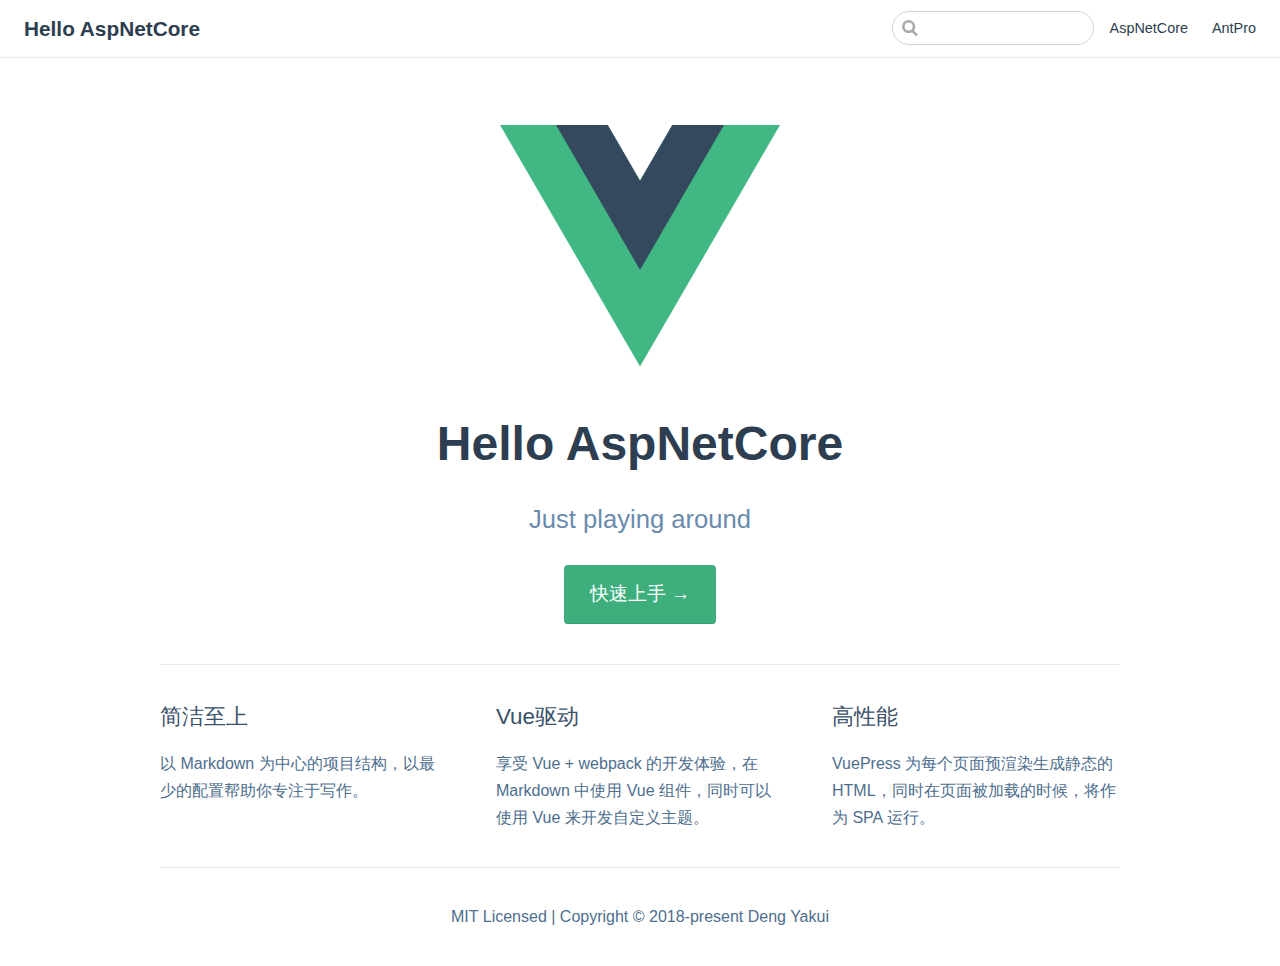
<file: index.html>
<!DOCTYPE html>
<html lang="en-US">
  <head>
    <meta charset="utf-8">
    <meta name="viewport" content="width=device-width,initial-scale=1">
    <title>Hello AspNetCore</title>
    <meta name="description" content="Just playing around">
    
    
    <link rel="preload" href="/assets/css/0.styles.7a9e7dbd.css" as="style"><link rel="preload" href="/assets/js/app.c7651fcb.js" as="script"><link rel="preload" href="/assets/js/4.92d10c23.js" as="script"><link rel="prefetch" href="/assets/js/3.90fcbf97.js"><link rel="prefetch" href="/assets/js/2.234811cb.js"><link rel="prefetch" href="/assets/js/5.2c818d1b.js"><link rel="prefetch" href="/assets/js/6.97c9f8ef.js"><link rel="prefetch" href="/assets/js/7.d9a9fa3e.js"><link rel="prefetch" href="/assets/js/8.72eb2876.js">
    <link rel="stylesheet" href="/assets/css/0.styles.7a9e7dbd.css">
  </head>
  <body>
    <div id="app" data-server-rendered="true"><div class="theme-container no-sidebar"><header class="navbar"><div class="sidebar-button"><svg xmlns="http://www.w3.org/2000/svg" aria-hidden="true" role="img" viewBox="0 0 448 512" class="icon"><path fill="currentColor" d="M436 124H12c-6.627 0-12-5.373-12-12V80c0-6.627 5.373-12 12-12h424c6.627 0 12 5.373 12 12v32c0 6.627-5.373 12-12 12zm0 160H12c-6.627 0-12-5.373-12-12v-32c0-6.627 5.373-12 12-12h424c6.627 0 12 5.373 12 12v32c0 6.627-5.373 12-12 12zm0 160H12c-6.627 0-12-5.373-12-12v-32c0-6.627 5.373-12 12-12h424c6.627 0 12 5.373 12 12v32c0 6.627-5.373 12-12 12z"></path></svg></div> <a href="/" class="home-link router-link-exact-active router-link-active"><!----> <span class="site-name">Hello AspNetCore</span></a> <div class="links" style="max-width:nullpx;"><div class="search-box"><input aria-label="Search" autocomplete="off" spellcheck="false" value=""> <!----></div> <nav class="nav-links can-hide"><div class="nav-item"><a href="/aspnetcore/" class="nav-link">AspNetCore</a></div><div class="nav-item"><a href="/ant-pro/" class="nav-link">AntPro</a></div> <!----></nav></div></header> <div class="sidebar-mask"></div> <div class="sidebar"><nav class="nav-links"><div class="nav-item"><a href="/aspnetcore/" class="nav-link">AspNetCore</a></div><div class="nav-item"><a href="/ant-pro/" class="nav-link">AntPro</a></div> <!----></nav>  <!----> </div> <div class="home"><div class="hero"><img src="logo.png" alt="hero"> <h1>Hello AspNetCore</h1> <p class="description">
      Just playing around
    </p> <p class="action"><a href="/aspnetcore/" class="nav-link action-button">快速上手 →</a></p></div> <div class="features"><div class="feature"><h2>简洁至上</h2> <p>以 Markdown 为中心的项目结构，以最少的配置帮助你专注于写作。</p></div><div class="feature"><h2>Vue驱动</h2> <p>享受 Vue + webpack 的开发体验，在 Markdown 中使用 Vue 组件，同时可以使用 Vue 来开发自定义主题。</p></div><div class="feature"><h2>高性能</h2> <p>VuePress 为每个页面预渲染生成静态的 HTML，同时在页面被加载的时候，将作为 SPA 运行。</p></div></div> <div class="content custom"></div> <div class="footer">
    MIT Licensed | Copyright © 2018-present Deng Yakui
  </div></div> <!----></div></div>
    <script src="/assets/js/4.92d10c23.js" defer></script><script src="/assets/js/app.c7651fcb.js" defer></script>
  </body>
</html>
</file>
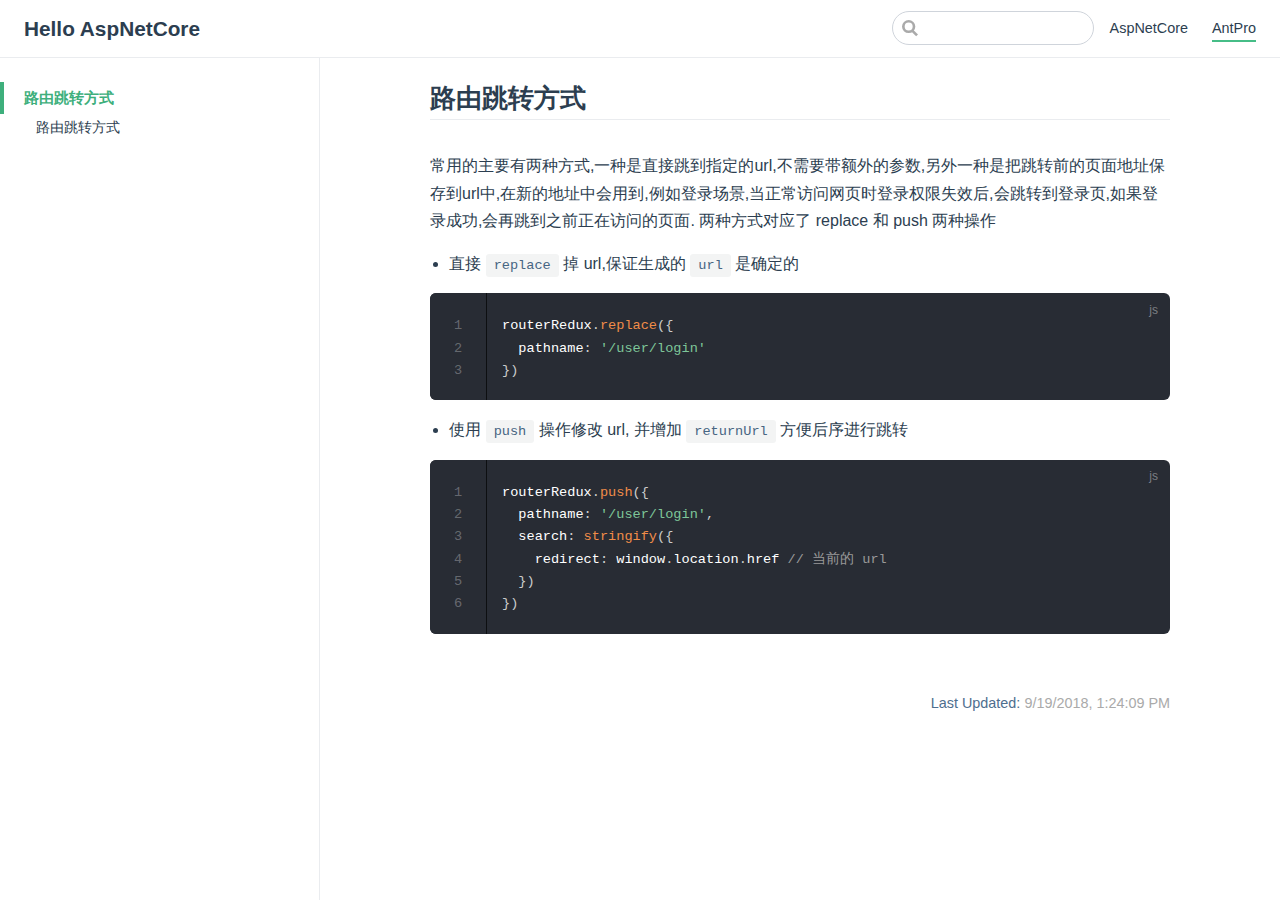
<file: ant-pro/index.html>
<!DOCTYPE html>
<html lang="en-US">
  <head>
    <meta charset="utf-8">
    <meta name="viewport" content="width=device-width,initial-scale=1">
    <title>路由跳转方式 | Hello AspNetCore</title>
    <meta name="description" content="Just playing around">
    
    
    <link rel="preload" href="/assets/css/0.styles.7a9e7dbd.css" as="style"><link rel="preload" href="/assets/js/app.c7651fcb.js" as="script"><link rel="preload" href="/assets/js/5.2c818d1b.js" as="script"><link rel="prefetch" href="/assets/js/3.90fcbf97.js"><link rel="prefetch" href="/assets/js/2.234811cb.js"><link rel="prefetch" href="/assets/js/4.92d10c23.js"><link rel="prefetch" href="/assets/js/6.97c9f8ef.js"><link rel="prefetch" href="/assets/js/7.d9a9fa3e.js"><link rel="prefetch" href="/assets/js/8.72eb2876.js">
    <link rel="stylesheet" href="/assets/css/0.styles.7a9e7dbd.css">
  </head>
  <body>
    <div id="app" data-server-rendered="true"><div class="theme-container"><header class="navbar"><div class="sidebar-button"><svg xmlns="http://www.w3.org/2000/svg" aria-hidden="true" role="img" viewBox="0 0 448 512" class="icon"><path fill="currentColor" d="M436 124H12c-6.627 0-12-5.373-12-12V80c0-6.627 5.373-12 12-12h424c6.627 0 12 5.373 12 12v32c0 6.627-5.373 12-12 12zm0 160H12c-6.627 0-12-5.373-12-12v-32c0-6.627 5.373-12 12-12h424c6.627 0 12 5.373 12 12v32c0 6.627-5.373 12-12 12zm0 160H12c-6.627 0-12-5.373-12-12v-32c0-6.627 5.373-12 12-12h424c6.627 0 12 5.373 12 12v32c0 6.627-5.373 12-12 12z"></path></svg></div> <a href="/" class="home-link router-link-active"><!----> <span class="site-name">Hello AspNetCore</span></a> <div class="links" style="max-width:nullpx;"><div class="search-box"><input aria-label="Search" autocomplete="off" spellcheck="false" value=""> <!----></div> <nav class="nav-links can-hide"><div class="nav-item"><a href="/aspnetcore/" class="nav-link">AspNetCore</a></div><div class="nav-item"><a href="/ant-pro/" class="nav-link router-link-exact-active router-link-active">AntPro</a></div> <!----></nav></div></header> <div class="sidebar-mask"></div> <div class="sidebar"><nav class="nav-links"><div class="nav-item"><a href="/aspnetcore/" class="nav-link">AspNetCore</a></div><div class="nav-item"><a href="/ant-pro/" class="nav-link router-link-exact-active router-link-active">AntPro</a></div> <!----></nav>  <ul class="sidebar-links"><li><a href="/ant-pro/" class="active sidebar-link">路由跳转方式</a><ul class="sidebar-sub-headers"><li class="sidebar-sub-header"><a href="/ant-pro/#路由跳转方式" class="sidebar-link">路由跳转方式</a></li></ul></li></ul> </div> <div class="page"> <div class="content"><h2 id="路由跳转方式"><a href="#路由跳转方式" aria-hidden="true" class="header-anchor">#</a> 路由跳转方式</h2> <p>常用的主要有两种方式,一种是直接跳到指定的url,不需要带额外的参数,另外一种是把跳转前的页面地址保存到url中,在新的地址中会用到,例如登录场景,当正常访问网页时登录权限失效后,会跳转到登录页,如果登录成功,会再跳到之前正在访问的页面.
两种方式对应了 replace 和 push 两种操作</p> <ul><li>直接 <code>replace</code> 掉 url,保证生成的 <code>url</code> 是确定的</li></ul> <div class="language-javascript line-numbers-mode"><pre class="language-javascript"><code>routerRedux<span class="token punctuation">.</span><span class="token function">replace</span><span class="token punctuation">(</span><span class="token punctuation">{</span>
  pathname<span class="token punctuation">:</span> <span class="token string">'/user/login'</span>
<span class="token punctuation">}</span><span class="token punctuation">)</span>
</code></pre> <div class="line-numbers-wrapper"><span class="line-number">1</span><br><span class="line-number">2</span><br><span class="line-number">3</span><br></div></div><ul><li>使用 <code>push</code> 操作修改 url, 并增加 <code>returnUrl</code> 方便后序进行跳转</li></ul> <div class="language-javascript line-numbers-mode"><pre class="language-javascript"><code>routerRedux<span class="token punctuation">.</span><span class="token function">push</span><span class="token punctuation">(</span><span class="token punctuation">{</span>
  pathname<span class="token punctuation">:</span> <span class="token string">'/user/login'</span><span class="token punctuation">,</span>
  search<span class="token punctuation">:</span> <span class="token function">stringify</span><span class="token punctuation">(</span><span class="token punctuation">{</span>
    redirect<span class="token punctuation">:</span> window<span class="token punctuation">.</span>location<span class="token punctuation">.</span>href <span class="token comment">// 当前的 url</span>
  <span class="token punctuation">}</span><span class="token punctuation">)</span>
<span class="token punctuation">}</span><span class="token punctuation">)</span>
</code></pre> <div class="line-numbers-wrapper"><span class="line-number">1</span><br><span class="line-number">2</span><br><span class="line-number">3</span><br><span class="line-number">4</span><br><span class="line-number">5</span><br><span class="line-number">6</span><br></div></div></div> <div class="page-edit"><!----> <div class="last-updated"><span class="prefix">Last Updated: </span> <span class="time">9/19/2018, 9:24:09 PM</span></div></div> <!----> </div> <!----></div></div>
    <script src="/assets/js/5.2c818d1b.js" defer></script><script src="/assets/js/app.c7651fcb.js" defer></script>
  </body>
</html>
</file>
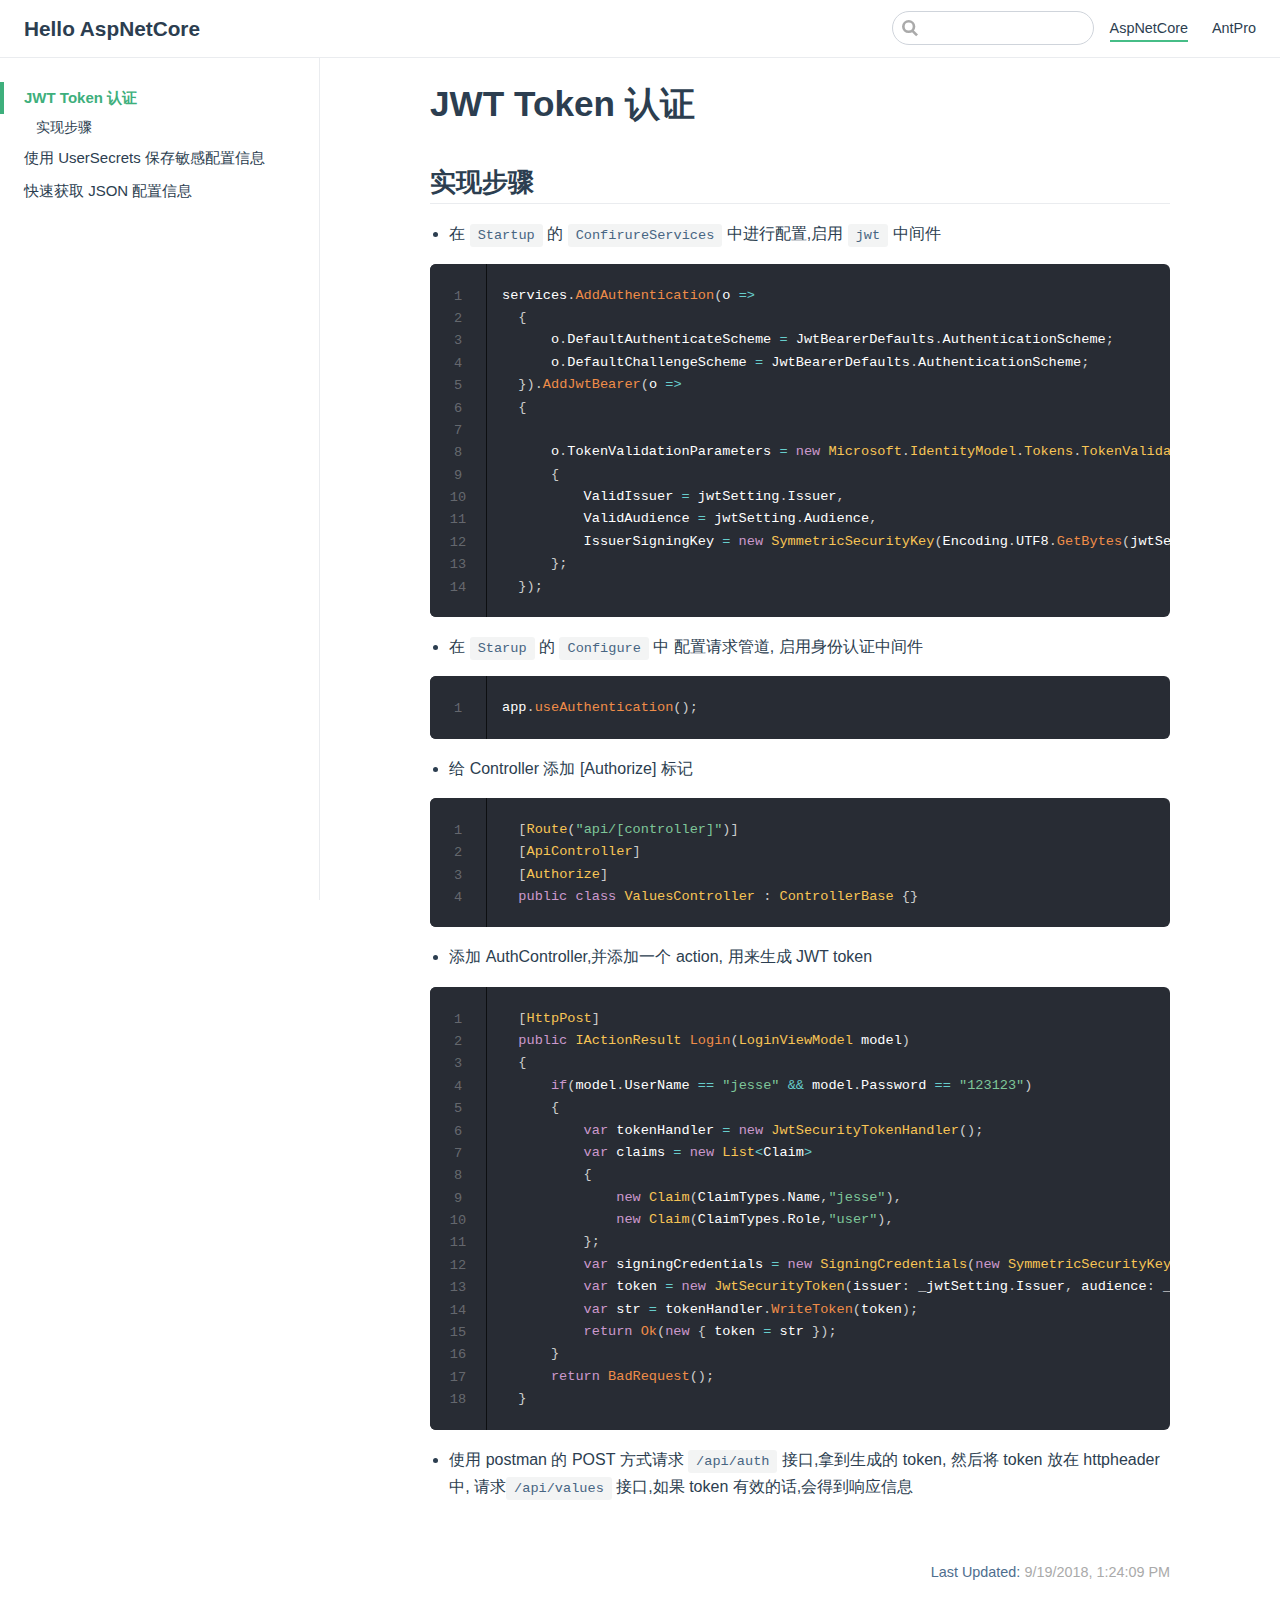
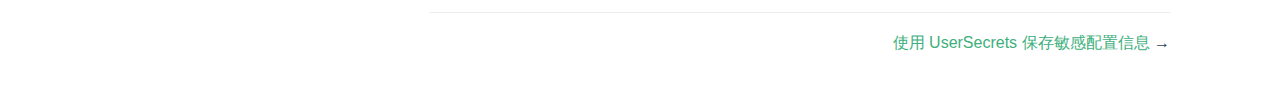
<file: aspnetcore/index.html>
<!DOCTYPE html>
<html lang="en-US">
  <head>
    <meta charset="utf-8">
    <meta name="viewport" content="width=device-width,initial-scale=1">
    <title>JWT Token 认证 | Hello AspNetCore</title>
    <meta name="description" content="Just playing around">
    
    
    <link rel="preload" href="/assets/css/0.styles.7a9e7dbd.css" as="style"><link rel="preload" href="/assets/js/app.c7651fcb.js" as="script"><link rel="preload" href="/assets/js/7.d9a9fa3e.js" as="script"><link rel="prefetch" href="/assets/js/3.90fcbf97.js"><link rel="prefetch" href="/assets/js/2.234811cb.js"><link rel="prefetch" href="/assets/js/4.92d10c23.js"><link rel="prefetch" href="/assets/js/5.2c818d1b.js"><link rel="prefetch" href="/assets/js/6.97c9f8ef.js"><link rel="prefetch" href="/assets/js/8.72eb2876.js">
    <link rel="stylesheet" href="/assets/css/0.styles.7a9e7dbd.css">
  </head>
  <body>
    <div id="app" data-server-rendered="true"><div class="theme-container"><header class="navbar"><div class="sidebar-button"><svg xmlns="http://www.w3.org/2000/svg" aria-hidden="true" role="img" viewBox="0 0 448 512" class="icon"><path fill="currentColor" d="M436 124H12c-6.627 0-12-5.373-12-12V80c0-6.627 5.373-12 12-12h424c6.627 0 12 5.373 12 12v32c0 6.627-5.373 12-12 12zm0 160H12c-6.627 0-12-5.373-12-12v-32c0-6.627 5.373-12 12-12h424c6.627 0 12 5.373 12 12v32c0 6.627-5.373 12-12 12zm0 160H12c-6.627 0-12-5.373-12-12v-32c0-6.627 5.373-12 12-12h424c6.627 0 12 5.373 12 12v32c0 6.627-5.373 12-12 12z"></path></svg></div> <a href="/" class="home-link router-link-active"><!----> <span class="site-name">Hello AspNetCore</span></a> <div class="links" style="max-width:nullpx;"><div class="search-box"><input aria-label="Search" autocomplete="off" spellcheck="false" value=""> <!----></div> <nav class="nav-links can-hide"><div class="nav-item"><a href="/aspnetcore/" class="nav-link router-link-exact-active router-link-active">AspNetCore</a></div><div class="nav-item"><a href="/ant-pro/" class="nav-link">AntPro</a></div> <!----></nav></div></header> <div class="sidebar-mask"></div> <div class="sidebar"><nav class="nav-links"><div class="nav-item"><a href="/aspnetcore/" class="nav-link router-link-exact-active router-link-active">AspNetCore</a></div><div class="nav-item"><a href="/ant-pro/" class="nav-link">AntPro</a></div> <!----></nav>  <ul class="sidebar-links"><li><a href="/aspnetcore/" class="active sidebar-link">JWT Token 认证</a><ul class="sidebar-sub-headers"><li class="sidebar-sub-header"><a href="/aspnetcore/#实现步骤" class="sidebar-link">实现步骤</a></li></ul></li><li><a href="/aspnetcore/user-secrets.html" class="sidebar-link">使用 UserSecrets 保存敏感配置信息</a></li><li><a href="/aspnetcore/configuration.html" class="sidebar-link">快速获取 JSON 配置信息</a></li></ul> </div> <div class="page"> <div class="content"><h1 id="jwt-token-认证"><a href="#jwt-token-认证" aria-hidden="true" class="header-anchor">#</a> JWT Token 认证</h1> <h2 id="实现步骤"><a href="#实现步骤" aria-hidden="true" class="header-anchor">#</a> 实现步骤</h2> <ul><li>在 <code>Startup</code> 的 <code>ConfirureServices</code> 中进行配置,启用 <code>jwt</code> 中间件</li></ul> <div class="language-csharp line-numbers-mode"><pre class="language-csharp"><code>services<span class="token punctuation">.</span><span class="token function">AddAuthentication</span><span class="token punctuation">(</span>o <span class="token operator">=</span><span class="token operator">&gt;</span>
  <span class="token punctuation">{</span>
      o<span class="token punctuation">.</span>DefaultAuthenticateScheme <span class="token operator">=</span> JwtBearerDefaults<span class="token punctuation">.</span>AuthenticationScheme<span class="token punctuation">;</span>
      o<span class="token punctuation">.</span>DefaultChallengeScheme <span class="token operator">=</span> JwtBearerDefaults<span class="token punctuation">.</span>AuthenticationScheme<span class="token punctuation">;</span>
  <span class="token punctuation">}</span><span class="token punctuation">)</span><span class="token punctuation">.</span><span class="token function">AddJwtBearer</span><span class="token punctuation">(</span>o <span class="token operator">=</span><span class="token operator">&gt;</span>
  <span class="token punctuation">{</span>

      o<span class="token punctuation">.</span>TokenValidationParameters <span class="token operator">=</span> <span class="token keyword">new</span> <span class="token class-name">Microsoft<span class="token punctuation">.</span>IdentityModel<span class="token punctuation">.</span>Tokens<span class="token punctuation">.</span>TokenValidationParameters</span><span class="token punctuation">(</span><span class="token punctuation">)</span>
      <span class="token punctuation">{</span>
          ValidIssuer <span class="token operator">=</span> jwtSetting<span class="token punctuation">.</span>Issuer<span class="token punctuation">,</span>
          ValidAudience <span class="token operator">=</span> jwtSetting<span class="token punctuation">.</span>Audience<span class="token punctuation">,</span>
          IssuerSigningKey <span class="token operator">=</span> <span class="token keyword">new</span> <span class="token class-name">SymmetricSecurityKey</span><span class="token punctuation">(</span>Encoding<span class="token punctuation">.</span>UTF8<span class="token punctuation">.</span><span class="token function">GetBytes</span><span class="token punctuation">(</span>jwtSetting<span class="token punctuation">.</span>SecretKey<span class="token punctuation">)</span><span class="token punctuation">)</span>
      <span class="token punctuation">}</span><span class="token punctuation">;</span>
  <span class="token punctuation">}</span><span class="token punctuation">)</span><span class="token punctuation">;</span>
</code></pre> <div class="line-numbers-wrapper"><span class="line-number">1</span><br><span class="line-number">2</span><br><span class="line-number">3</span><br><span class="line-number">4</span><br><span class="line-number">5</span><br><span class="line-number">6</span><br><span class="line-number">7</span><br><span class="line-number">8</span><br><span class="line-number">9</span><br><span class="line-number">10</span><br><span class="line-number">11</span><br><span class="line-number">12</span><br><span class="line-number">13</span><br><span class="line-number">14</span><br></div></div><ul><li>在 <code>Starup</code> 的 <code>Configure</code> 中 配置请求管道, 启用身份认证中间件</li></ul> <div class="language-csharp line-numbers-mode"><pre class="language-csharp"><code>app<span class="token punctuation">.</span><span class="token function">useAuthentication</span><span class="token punctuation">(</span><span class="token punctuation">)</span><span class="token punctuation">;</span>
</code></pre> <div class="line-numbers-wrapper"><span class="line-number">1</span><br></div></div><ul><li>给 Controller 添加 [Authorize] 标记</li></ul> <div class="language-csharp line-numbers-mode"><pre class="language-csharp"><code>  <span class="token punctuation">[</span><span class="token class-name">Route</span><span class="token punctuation">(</span><span class="token string">&quot;api/[controller]&quot;</span><span class="token punctuation">)</span><span class="token punctuation">]</span>
  <span class="token punctuation">[</span><span class="token class-name">ApiController</span><span class="token punctuation">]</span>
  <span class="token punctuation">[</span><span class="token class-name">Authorize</span><span class="token punctuation">]</span>
  <span class="token keyword">public</span> <span class="token keyword">class</span> <span class="token class-name">ValuesController</span> <span class="token punctuation">:</span> <span class="token class-name">ControllerBase</span> <span class="token punctuation">{</span><span class="token punctuation">}</span>
</code></pre> <div class="line-numbers-wrapper"><span class="line-number">1</span><br><span class="line-number">2</span><br><span class="line-number">3</span><br><span class="line-number">4</span><br></div></div><ul><li>添加 AuthController,并添加一个 action, 用来生成 JWT token</li></ul> <div class="language-csharp line-numbers-mode"><pre class="language-csharp"><code>  <span class="token punctuation">[</span><span class="token class-name">HttpPost</span><span class="token punctuation">]</span>
  <span class="token keyword">public</span> <span class="token class-name">IActionResult</span> <span class="token function">Login</span><span class="token punctuation">(</span><span class="token class-name">LoginViewModel</span> model<span class="token punctuation">)</span>
  <span class="token punctuation">{</span>
      <span class="token keyword">if</span><span class="token punctuation">(</span>model<span class="token punctuation">.</span>UserName <span class="token operator">==</span> <span class="token string">&quot;jesse&quot;</span> <span class="token operator">&amp;&amp;</span> model<span class="token punctuation">.</span>Password <span class="token operator">==</span> <span class="token string">&quot;123123&quot;</span><span class="token punctuation">)</span>
      <span class="token punctuation">{</span>
          <span class="token keyword">var</span> tokenHandler <span class="token operator">=</span> <span class="token keyword">new</span> <span class="token class-name">JwtSecurityTokenHandler</span><span class="token punctuation">(</span><span class="token punctuation">)</span><span class="token punctuation">;</span>
          <span class="token keyword">var</span> claims <span class="token operator">=</span> <span class="token keyword">new</span> <span class="token class-name">List</span><span class="token operator">&lt;</span>Claim<span class="token operator">&gt;</span>
          <span class="token punctuation">{</span>
              <span class="token keyword">new</span> <span class="token class-name">Claim</span><span class="token punctuation">(</span>ClaimTypes<span class="token punctuation">.</span>Name<span class="token punctuation">,</span><span class="token string">&quot;jesse&quot;</span><span class="token punctuation">)</span><span class="token punctuation">,</span>
              <span class="token keyword">new</span> <span class="token class-name">Claim</span><span class="token punctuation">(</span>ClaimTypes<span class="token punctuation">.</span>Role<span class="token punctuation">,</span><span class="token string">&quot;user&quot;</span><span class="token punctuation">)</span><span class="token punctuation">,</span>
          <span class="token punctuation">}</span><span class="token punctuation">;</span>
          <span class="token keyword">var</span> signingCredentials <span class="token operator">=</span> <span class="token keyword">new</span> <span class="token class-name">SigningCredentials</span><span class="token punctuation">(</span><span class="token keyword">new</span> <span class="token class-name">SymmetricSecurityKey</span><span class="token punctuation">(</span>Encoding<span class="token punctuation">.</span>UTF8<span class="token punctuation">.</span><span class="token function">GetBytes</span><span class="token punctuation">(</span>_jwtSetting<span class="token punctuation">.</span>SecretKey<span class="token punctuation">)</span><span class="token punctuation">)</span><span class="token punctuation">,</span> SecurityAlgorithms<span class="token punctuation">.</span>HmacSha256<span class="token punctuation">)</span><span class="token punctuation">;</span>
          <span class="token keyword">var</span> token <span class="token operator">=</span> <span class="token keyword">new</span> <span class="token class-name">JwtSecurityToken</span><span class="token punctuation">(</span>issuer<span class="token punctuation">:</span> _jwtSetting<span class="token punctuation">.</span>Issuer<span class="token punctuation">,</span> audience<span class="token punctuation">:</span> _jwtSetting<span class="token punctuation">.</span>Audience<span class="token punctuation">,</span> claims<span class="token punctuation">:</span> claims<span class="token punctuation">,</span> notBefore<span class="token punctuation">:</span> DateTime<span class="token punctuation">.</span>Now<span class="token punctuation">,</span> expires<span class="token punctuation">:</span> DateTime<span class="token punctuation">.</span>Now<span class="token punctuation">.</span><span class="token function">AddMinutes</span><span class="token punctuation">(</span><span class="token number">10</span><span class="token punctuation">)</span><span class="token punctuation">,</span> signingCredentials<span class="token punctuation">:</span> signingCredentials<span class="token punctuation">)</span><span class="token punctuation">;</span>
          <span class="token keyword">var</span> str <span class="token operator">=</span> tokenHandler<span class="token punctuation">.</span><span class="token function">WriteToken</span><span class="token punctuation">(</span>token<span class="token punctuation">)</span><span class="token punctuation">;</span>
          <span class="token keyword">return</span> <span class="token function">Ok</span><span class="token punctuation">(</span><span class="token keyword">new</span> <span class="token punctuation">{</span> token <span class="token operator">=</span> str <span class="token punctuation">}</span><span class="token punctuation">)</span><span class="token punctuation">;</span>
      <span class="token punctuation">}</span>
      <span class="token keyword">return</span> <span class="token function">BadRequest</span><span class="token punctuation">(</span><span class="token punctuation">)</span><span class="token punctuation">;</span>
  <span class="token punctuation">}</span>
</code></pre> <div class="line-numbers-wrapper"><span class="line-number">1</span><br><span class="line-number">2</span><br><span class="line-number">3</span><br><span class="line-number">4</span><br><span class="line-number">5</span><br><span class="line-number">6</span><br><span class="line-number">7</span><br><span class="line-number">8</span><br><span class="line-number">9</span><br><span class="line-number">10</span><br><span class="line-number">11</span><br><span class="line-number">12</span><br><span class="line-number">13</span><br><span class="line-number">14</span><br><span class="line-number">15</span><br><span class="line-number">16</span><br><span class="line-number">17</span><br><span class="line-number">18</span><br></div></div><ul><li>使用 postman 的 POST 方式请求 <code>/api/auth</code> 接口,拿到生成的 token, 然后将 token 放在 httpheader 中, 请求<code>/api/values</code> 接口,如果 token 有效的话,会得到响应信息</li></ul></div> <div class="page-edit"><!----> <div class="last-updated"><span class="prefix">Last Updated: </span> <span class="time">9/19/2018, 9:24:09 PM</span></div></div> <div class="page-nav"><p class="inner"><!----> <span class="next"><a href="/aspnetcore/user-secrets.html">
          使用 UserSecrets 保存敏感配置信息
        </a>
        →
      </span></p></div> </div> <!----></div></div>
    <script src="/assets/js/7.d9a9fa3e.js" defer></script><script src="/assets/js/app.c7651fcb.js" defer></script>
  </body>
</html>
</file>
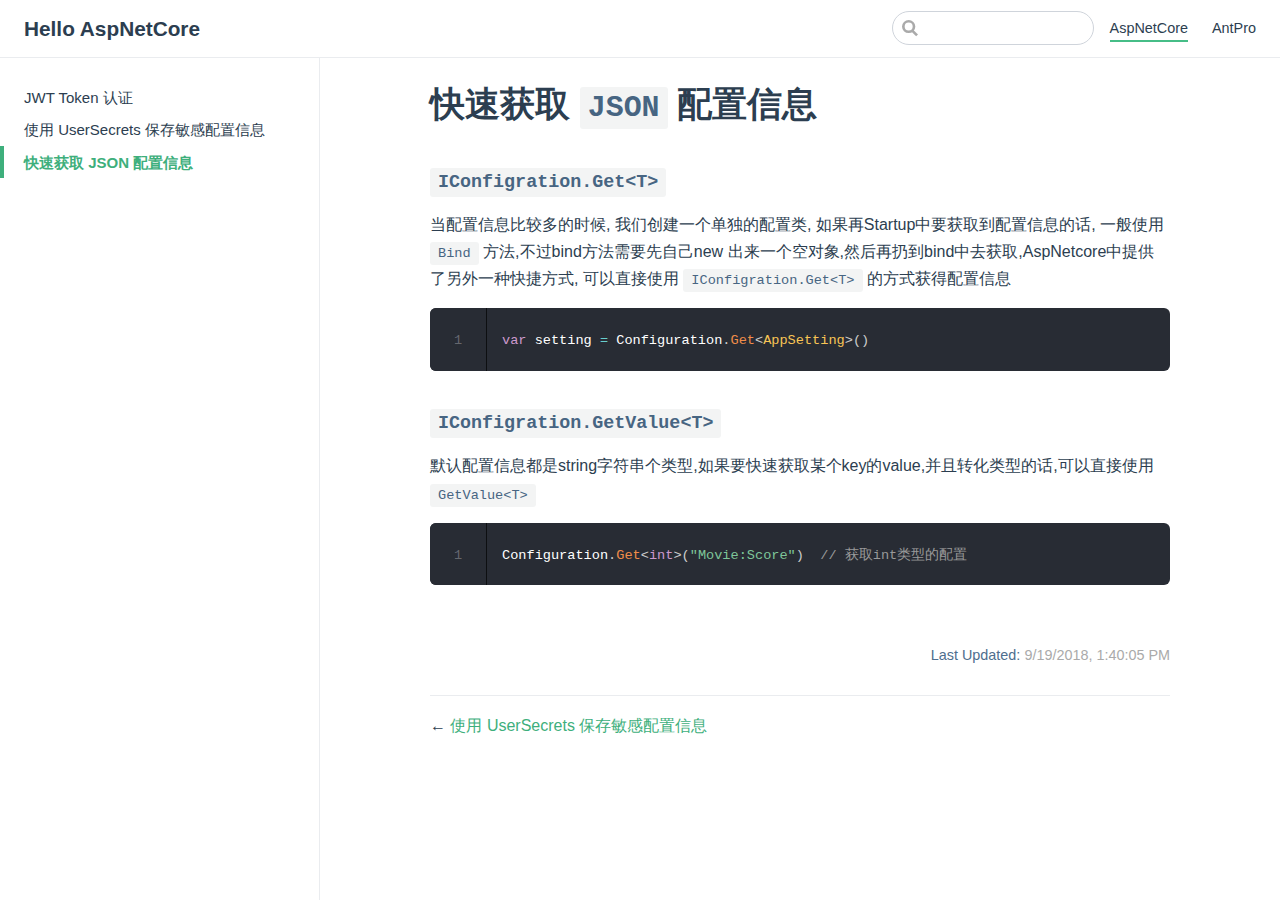
<file: aspnetcore/configuration.html>
<!DOCTYPE html>
<html lang="en-US">
  <head>
    <meta charset="utf-8">
    <meta name="viewport" content="width=device-width,initial-scale=1">
    <title>快速获取 JSON 配置信息 | Hello AspNetCore</title>
    <meta name="description" content="Just playing around">
    
    
    <link rel="preload" href="/assets/css/0.styles.7a9e7dbd.css" as="style"><link rel="preload" href="/assets/js/app.c7651fcb.js" as="script"><link rel="preload" href="/assets/js/6.97c9f8ef.js" as="script"><link rel="prefetch" href="/assets/js/3.90fcbf97.js"><link rel="prefetch" href="/assets/js/2.234811cb.js"><link rel="prefetch" href="/assets/js/4.92d10c23.js"><link rel="prefetch" href="/assets/js/5.2c818d1b.js"><link rel="prefetch" href="/assets/js/7.d9a9fa3e.js"><link rel="prefetch" href="/assets/js/8.72eb2876.js">
    <link rel="stylesheet" href="/assets/css/0.styles.7a9e7dbd.css">
  </head>
  <body>
    <div id="app" data-server-rendered="true"><div class="theme-container"><header class="navbar"><div class="sidebar-button"><svg xmlns="http://www.w3.org/2000/svg" aria-hidden="true" role="img" viewBox="0 0 448 512" class="icon"><path fill="currentColor" d="M436 124H12c-6.627 0-12-5.373-12-12V80c0-6.627 5.373-12 12-12h424c6.627 0 12 5.373 12 12v32c0 6.627-5.373 12-12 12zm0 160H12c-6.627 0-12-5.373-12-12v-32c0-6.627 5.373-12 12-12h424c6.627 0 12 5.373 12 12v32c0 6.627-5.373 12-12 12zm0 160H12c-6.627 0-12-5.373-12-12v-32c0-6.627 5.373-12 12-12h424c6.627 0 12 5.373 12 12v32c0 6.627-5.373 12-12 12z"></path></svg></div> <a href="/" class="home-link router-link-active"><!----> <span class="site-name">Hello AspNetCore</span></a> <div class="links" style="max-width:nullpx;"><div class="search-box"><input aria-label="Search" autocomplete="off" spellcheck="false" value=""> <!----></div> <nav class="nav-links can-hide"><div class="nav-item"><a href="/aspnetcore/" class="nav-link router-link-active">AspNetCore</a></div><div class="nav-item"><a href="/ant-pro/" class="nav-link">AntPro</a></div> <!----></nav></div></header> <div class="sidebar-mask"></div> <div class="sidebar"><nav class="nav-links"><div class="nav-item"><a href="/aspnetcore/" class="nav-link router-link-active">AspNetCore</a></div><div class="nav-item"><a href="/ant-pro/" class="nav-link">AntPro</a></div> <!----></nav>  <ul class="sidebar-links"><li><a href="/aspnetcore/" class="sidebar-link">JWT Token 认证</a></li><li><a href="/aspnetcore/user-secrets.html" class="sidebar-link">使用 UserSecrets 保存敏感配置信息</a></li><li><a href="/aspnetcore/configuration.html" class="active sidebar-link">快速获取 JSON 配置信息</a><ul class="sidebar-sub-headers"></ul></li></ul> </div> <div class="page"> <div class="content"><h1 id="快速获取-json-配置信息"><a href="#快速获取-json-配置信息" aria-hidden="true" class="header-anchor">#</a> 快速获取 <code>JSON</code> 配置信息</h1> <h3 id="iconfigration-get-t"><a href="#iconfigration-get-t" aria-hidden="true" class="header-anchor">#</a> <code>IConfigration.Get&lt;T&gt;</code></h3> <p>当配置信息比较多的时候, 我们创建一个单独的配置类, 如果再Startup中要获取到配置信息的话, 一般使用 <code>Bind</code> 方法,不过bind方法需要先自己new 出来一个空对象,然后再扔到bind中去获取,AspNetcore中提供了另外一种快捷方式, 可以直接使用 <code>IConfigration.Get&lt;T&gt;</code> 的方式获得配置信息</p> <div class="language-csharp line-numbers-mode"><pre class="language-csharp"><code><span class="token keyword">var</span> setting <span class="token operator">=</span> Configuration<span class="token punctuation">.</span><span class="token generic-method"><span class="token function">Get</span><span class="token punctuation">&lt;</span><span class="token class-name">AppSetting</span><span class="token punctuation">&gt;</span></span><span class="token punctuation">(</span><span class="token punctuation">)</span>
</code></pre> <div class="line-numbers-wrapper"><span class="line-number">1</span><br></div></div><h3 id="iconfigration-getvalue-t"><a href="#iconfigration-getvalue-t" aria-hidden="true" class="header-anchor">#</a> <code>IConfigration.GetValue&lt;T&gt;</code></h3> <p>默认配置信息都是string字符串个类型,如果要快速获取某个key的value,并且转化类型的话,可以直接使用<code>GetValue&lt;T&gt;</code></p> <div class="language-csharp line-numbers-mode"><pre class="language-csharp"><code>Configuration<span class="token punctuation">.</span><span class="token generic-method"><span class="token function">Get</span><span class="token punctuation">&lt;</span><span class="token keyword">int</span><span class="token punctuation">&gt;</span></span><span class="token punctuation">(</span><span class="token string">&quot;Movie:Score&quot;</span><span class="token punctuation">)</span>  <span class="token comment">// 获取int类型的配置</span>
</code></pre> <div class="line-numbers-wrapper"><span class="line-number">1</span><br></div></div></div> <div class="page-edit"><!----> <div class="last-updated"><span class="prefix">Last Updated: </span> <span class="time">9/19/2018, 9:40:05 PM</span></div></div> <div class="page-nav"><p class="inner"><span class="prev">
        ←
        <a href="/aspnetcore/user-secrets.html" class="prev">
          使用 UserSecrets 保存敏感配置信息
        </a></span> <!----></p></div> </div> <!----></div></div>
    <script src="/assets/js/6.97c9f8ef.js" defer></script><script src="/assets/js/app.c7651fcb.js" defer></script>
  </body>
</html>
</file>
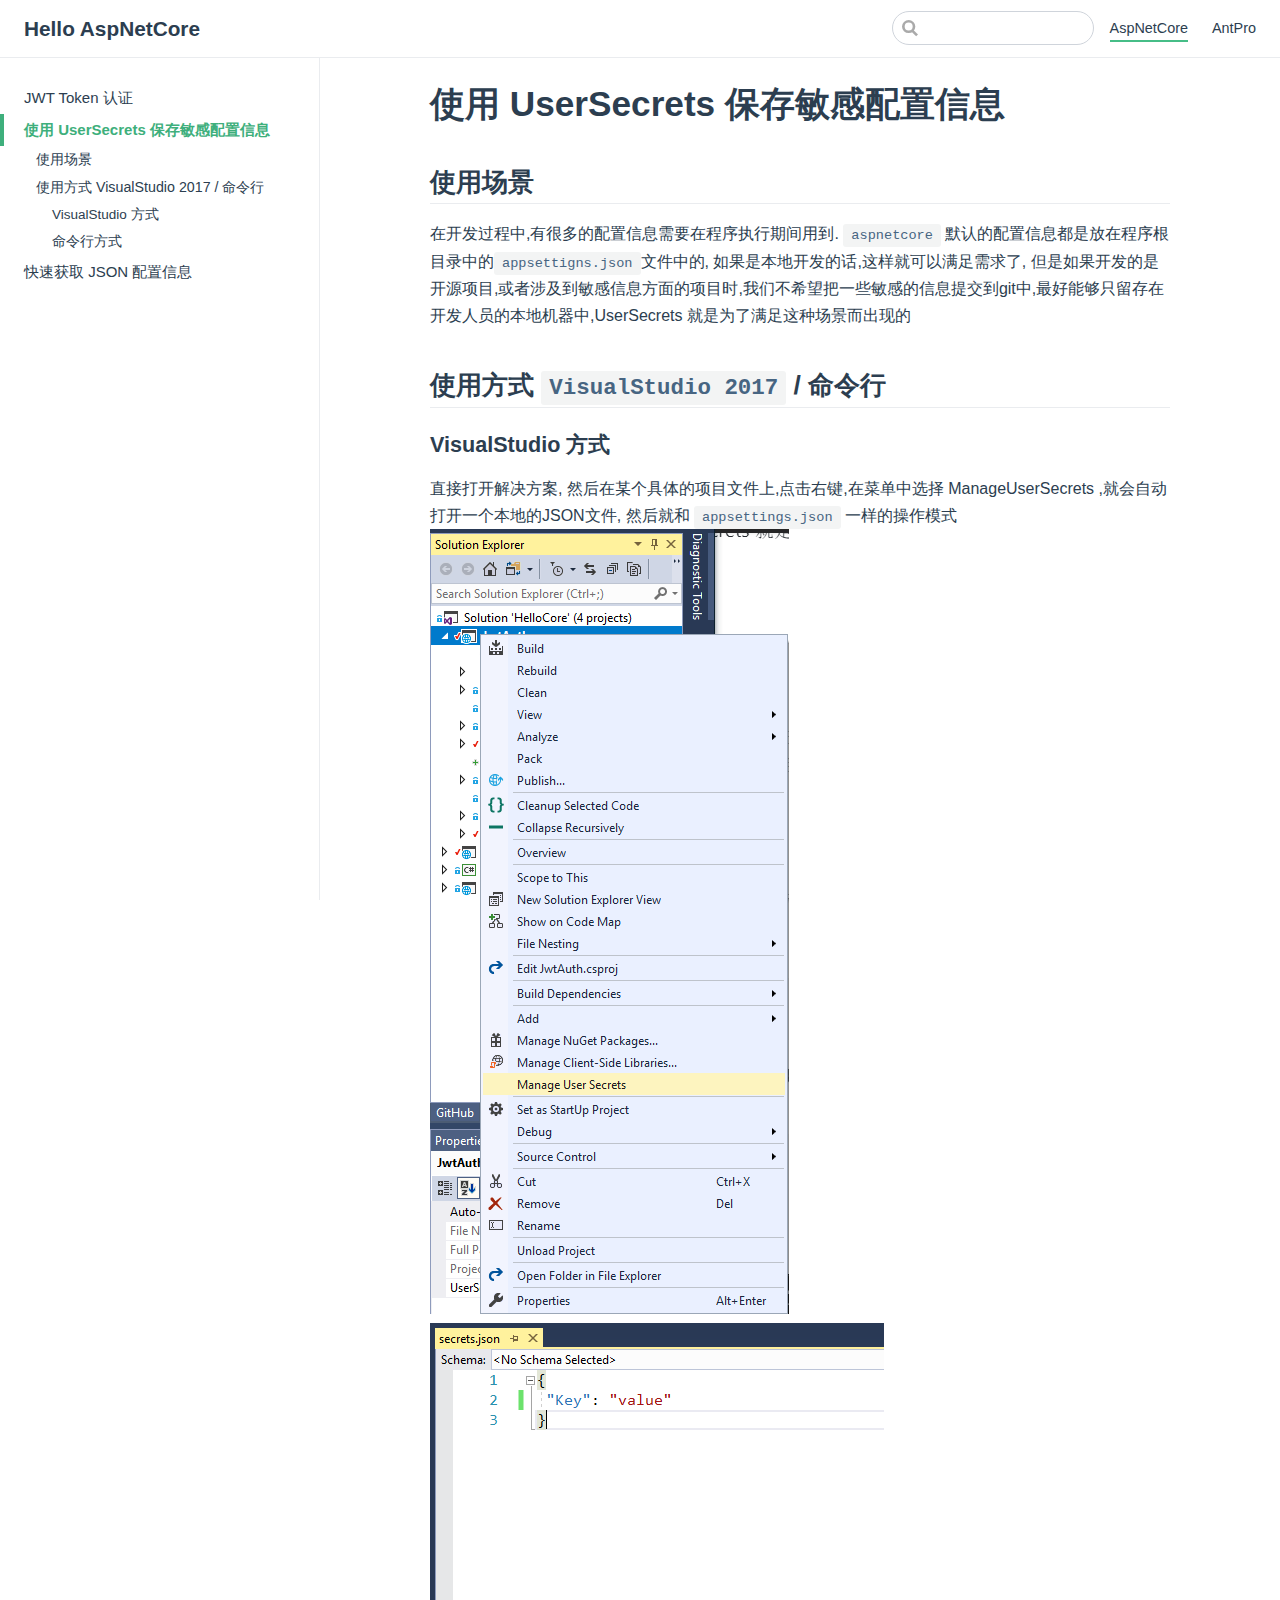
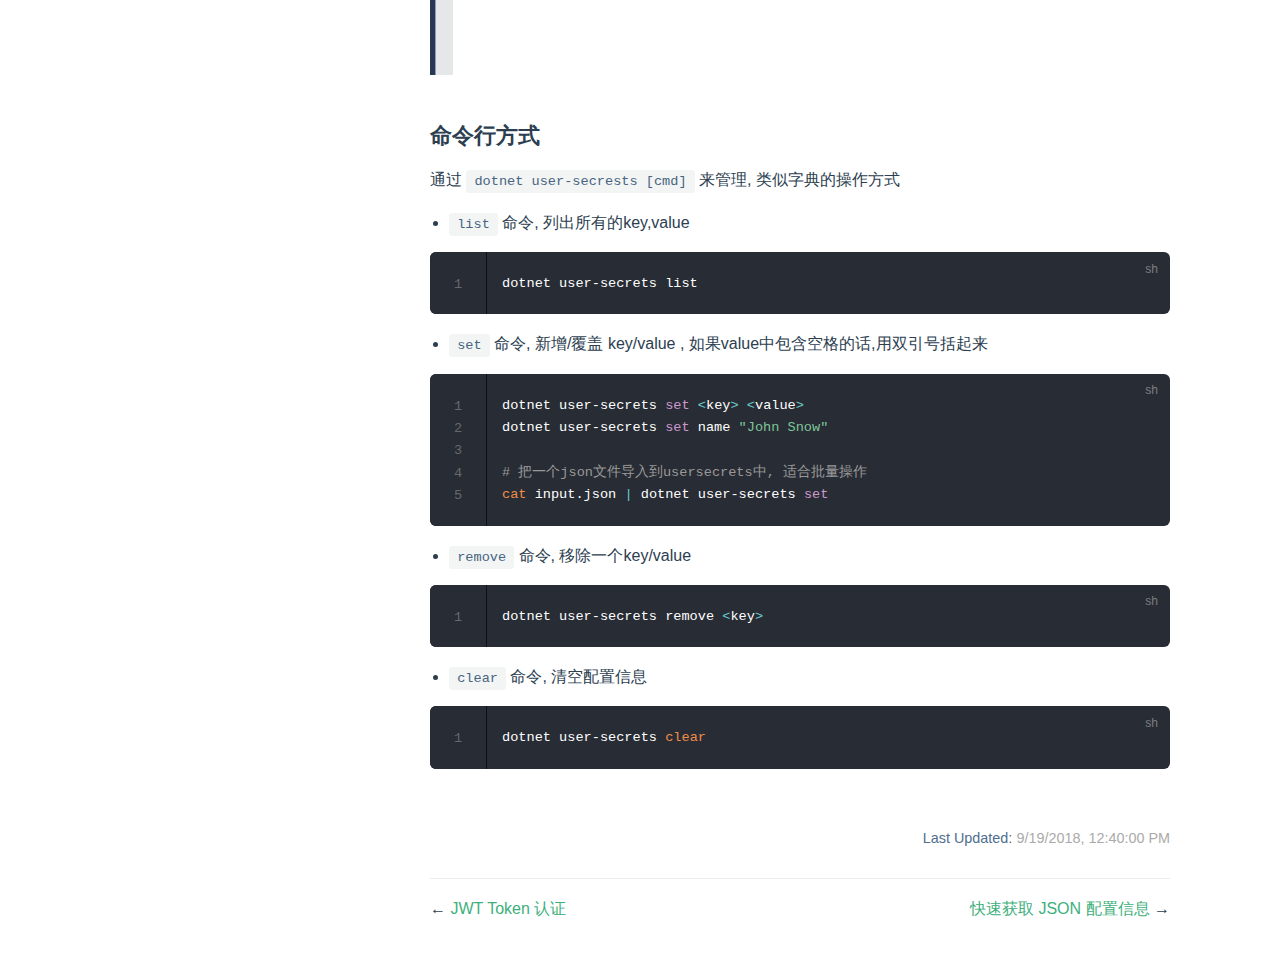
<file: aspnetcore/user-secrets.html>
<!DOCTYPE html>
<html lang="en-US">
  <head>
    <meta charset="utf-8">
    <meta name="viewport" content="width=device-width,initial-scale=1">
    <title>使用 UserSecrets 保存敏感配置信息 | Hello AspNetCore</title>
    <meta name="description" content="Just playing around">
    
    
    <link rel="preload" href="/assets/css/0.styles.7a9e7dbd.css" as="style"><link rel="preload" href="/assets/js/app.c7651fcb.js" as="script"><link rel="preload" href="/assets/js/8.72eb2876.js" as="script"><link rel="prefetch" href="/assets/js/3.90fcbf97.js"><link rel="prefetch" href="/assets/js/2.234811cb.js"><link rel="prefetch" href="/assets/js/4.92d10c23.js"><link rel="prefetch" href="/assets/js/5.2c818d1b.js"><link rel="prefetch" href="/assets/js/6.97c9f8ef.js"><link rel="prefetch" href="/assets/js/7.d9a9fa3e.js">
    <link rel="stylesheet" href="/assets/css/0.styles.7a9e7dbd.css">
  </head>
  <body>
    <div id="app" data-server-rendered="true"><div class="theme-container"><header class="navbar"><div class="sidebar-button"><svg xmlns="http://www.w3.org/2000/svg" aria-hidden="true" role="img" viewBox="0 0 448 512" class="icon"><path fill="currentColor" d="M436 124H12c-6.627 0-12-5.373-12-12V80c0-6.627 5.373-12 12-12h424c6.627 0 12 5.373 12 12v32c0 6.627-5.373 12-12 12zm0 160H12c-6.627 0-12-5.373-12-12v-32c0-6.627 5.373-12 12-12h424c6.627 0 12 5.373 12 12v32c0 6.627-5.373 12-12 12zm0 160H12c-6.627 0-12-5.373-12-12v-32c0-6.627 5.373-12 12-12h424c6.627 0 12 5.373 12 12v32c0 6.627-5.373 12-12 12z"></path></svg></div> <a href="/" class="home-link router-link-active"><!----> <span class="site-name">Hello AspNetCore</span></a> <div class="links" style="max-width:nullpx;"><div class="search-box"><input aria-label="Search" autocomplete="off" spellcheck="false" value=""> <!----></div> <nav class="nav-links can-hide"><div class="nav-item"><a href="/aspnetcore/" class="nav-link router-link-active">AspNetCore</a></div><div class="nav-item"><a href="/ant-pro/" class="nav-link">AntPro</a></div> <!----></nav></div></header> <div class="sidebar-mask"></div> <div class="sidebar"><nav class="nav-links"><div class="nav-item"><a href="/aspnetcore/" class="nav-link router-link-active">AspNetCore</a></div><div class="nav-item"><a href="/ant-pro/" class="nav-link">AntPro</a></div> <!----></nav>  <ul class="sidebar-links"><li><a href="/aspnetcore/" class="sidebar-link">JWT Token 认证</a></li><li><a href="/aspnetcore/user-secrets.html" class="active sidebar-link">使用 UserSecrets 保存敏感配置信息</a><ul class="sidebar-sub-headers"><li class="sidebar-sub-header"><a href="/aspnetcore/user-secrets.html#使用场景" class="sidebar-link">使用场景</a></li><li class="sidebar-sub-header"><a href="/aspnetcore/user-secrets.html#使用方式-visualstudio-2017-命令行" class="sidebar-link">使用方式 VisualStudio 2017 / 命令行</a><ul class="sidebar-sub-headers"><li class="sidebar-sub-header"><a href="/aspnetcore/user-secrets.html#visualstudio-方式" class="sidebar-link">VisualStudio 方式</a></li><li class="sidebar-sub-header"><a href="/aspnetcore/user-secrets.html#命令行方式" class="sidebar-link">命令行方式</a></li></ul></li></ul></li><li><a href="/aspnetcore/configuration.html" class="sidebar-link">快速获取 JSON 配置信息</a></li></ul> </div> <div class="page"> <div class="content"><h1 id="使用-usersecrets-保存敏感配置信息"><a href="#使用-usersecrets-保存敏感配置信息" aria-hidden="true" class="header-anchor">#</a> 使用 UserSecrets 保存敏感配置信息</h1> <h2 id="使用场景"><a href="#使用场景" aria-hidden="true" class="header-anchor">#</a> 使用场景</h2> <p>在开发过程中,有很多的配置信息需要在程序执行期间用到. <code>aspnetcore</code> 默认的配置信息都是放在程序根目录中的<code>appsettigns.json</code>文件中的,
如果是本地开发的话,这样就可以满足需求了, 但是如果开发的是开源项目,或者涉及到敏感信息方面的项目时,我们不希望把一些敏感的信息提交到git中,最好能够只留存在开发人员的本地机器中,UserSecrets 就是为了满足这种场景而出现的</p> <h2 id="使用方式-visualstudio-2017-命令行"><a href="#使用方式-visualstudio-2017-命令行" aria-hidden="true" class="header-anchor">#</a> 使用方式 <code>VisualStudio 2017</code> / 命令行</h2> <h3 id="visualstudio-方式"><a href="#visualstudio-方式" aria-hidden="true" class="header-anchor">#</a> VisualStudio 方式</h3> <p>直接打开解决方案, 然后在某个具体的项目文件上,点击右键,在菜单中选择 ManageUserSecrets ,就会自动打开一个本地的JSON文件, 然后就和 <code>appsettings.json</code> 一样的操作模式
<img src="/assets/img/vs-use-usersecrets.c4799789.png" alt="vs使用"> <img src="[data-uri]" alt="vs使用"></p> <h3 id="命令行方式"><a href="#命令行方式" aria-hidden="true" class="header-anchor">#</a> 命令行方式</h3> <p>通过 <code>dotnet user-secrests [cmd]</code> 来管理, 类似字典的操作方式</p> <ul><li><code>list</code> 命令, 列出所有的key,value</li></ul> <div class="language-bash line-numbers-mode"><pre class="language-bash"><code>dotnet user-secrets list
</code></pre> <div class="line-numbers-wrapper"><span class="line-number">1</span><br></div></div><ul><li><code>set</code> 命令, 新增/覆盖 key/value , 如果value中包含空格的话,用双引号括起来</li></ul> <div class="language-bash line-numbers-mode"><pre class="language-bash"><code>dotnet user-secrets <span class="token keyword">set</span> <span class="token operator">&lt;</span>key<span class="token operator">&gt;</span> <span class="token operator">&lt;</span>value<span class="token operator">&gt;</span>
dotnet user-secrets <span class="token keyword">set</span> name <span class="token string">&quot;John Snow&quot;</span>

<span class="token comment"># 把一个json文件导入到usersecrets中, 适合批量操作</span>
<span class="token function">cat</span> input.json <span class="token operator">|</span> dotnet user-secrets <span class="token keyword">set</span>
</code></pre> <div class="line-numbers-wrapper"><span class="line-number">1</span><br><span class="line-number">2</span><br><span class="line-number">3</span><br><span class="line-number">4</span><br><span class="line-number">5</span><br></div></div><ul><li><code>remove</code> 命令, 移除一个key/value</li></ul> <div class="language-bash line-numbers-mode"><pre class="language-bash"><code>dotnet user-secrets remove <span class="token operator">&lt;</span>key<span class="token operator">&gt;</span>
</code></pre> <div class="line-numbers-wrapper"><span class="line-number">1</span><br></div></div><ul><li><code>clear</code> 命令, 清空配置信息</li></ul> <div class="language-bash line-numbers-mode"><pre class="language-bash"><code>dotnet user-secrets <span class="token function">clear</span>
</code></pre> <div class="line-numbers-wrapper"><span class="line-number">1</span><br></div></div></div> <div class="page-edit"><!----> <div class="last-updated"><span class="prefix">Last Updated: </span> <span class="time">9/19/2018, 8:40:00 PM</span></div></div> <div class="page-nav"><p class="inner"><span class="prev">
        ←
        <a href="/aspnetcore/" class="prev router-link-active">
          JWT Token 认证
        </a></span> <span class="next"><a href="/aspnetcore/configuration.html">
          快速获取 JSON 配置信息
        </a>
        →
      </span></p></div> </div> <!----></div></div>
    <script src="/assets/js/8.72eb2876.js" defer></script><script src="/assets/js/app.c7651fcb.js" defer></script>
  </body>
</html>
</file>
<file: assets/css/0.styles.7a9e7dbd.css>
.home{padding:3.6rem 2rem 0;max-width:960px;margin:0 auto}.home .hero{text-align:center}.home .hero img{max-height:280px;display:block;margin:3rem auto 1.5rem}.home .hero h1{font-size:3rem}.home .hero .action,.home .hero .description,.home .hero h1{margin:1.8rem auto}.home .hero .description{max-width:35rem;font-size:1.6rem;line-height:1.3;color:#6a8bad}.home .hero .action-button{display:inline-block;font-size:1.2rem;color:#fff;background-color:#3eaf7c;padding:.8rem 1.6rem;border-radius:4px;transition:background-color .1s ease;box-sizing:border-box;border-bottom:1px solid #389d70}.home .hero .action-button:hover{background-color:#4abf8a}.home .features{border-top:1px solid #eaecef;padding:1.2rem 0;margin-top:2.5rem;display:flex;flex-wrap:wrap;align-items:flex-start;align-content:stretch;justify-content:space-between}.home .feature{flex-grow:1;flex-basis:30%;max-width:30%}.home .feature h2{font-size:1.4rem;font-weight:500;border-bottom:none;padding-bottom:0;color:#3a5169}.home .feature p{color:#4e6e8e}.home .footer{padding:2.5rem;border-top:1px solid #eaecef;text-align:center;color:#4e6e8e}@media (max-width:719px){.home .features{flex-direction:column}.home .feature{max-width:100%;padding:0 2.5rem}}@media (max-width:419px){.home{padding-left:1.5rem;padding-right:1.5rem}.home .hero img{max-height:210px;margin:2rem auto 1.2rem}.home .hero h1{font-size:2rem}.home .hero .action,.home .hero .description,.home .hero h1{margin:1.2rem auto}.home .hero .description{font-size:1.2rem}.home .hero .action-button{font-size:1rem;padding:.6rem 1.2rem}.home .feature h2{font-size:1.25rem}}.sidebar-button{display:none;width:1.25rem;height:1.25rem;position:absolute;padding:.6rem;top:.6rem;left:1rem}.sidebar-button .icon{display:block;width:1.25rem;height:1.25rem}@media (max-width:719px){.sidebar-button{display:block}}.search-box{display:inline-block;position:relative;margin-right:1rem}.search-box input{cursor:text;width:10rem;color:#4e6e8e;display:inline-block;border:1px solid #cfd4db;border-radius:2rem;font-size:.9rem;line-height:2rem;padding:0 .5rem 0 2rem;outline:none;transition:all .2s ease;background:#fff url(/assets/img/search.83621669.svg) .6rem .5rem no-repeat;background-size:1rem}.search-box input:focus{cursor:auto;border-color:#3eaf7c}.search-box .suggestions{background:#fff;width:20rem;position:absolute;top:1.5rem;border:1px solid #cfd4db;border-radius:6px;padding:.4rem;list-style-type:none}.search-box .suggestions.align-right{right:0}.search-box .suggestion{line-height:1.4;padding:.4rem .6rem;border-radius:4px;cursor:pointer}.search-box .suggestion a{white-space:normal;color:#5d82a6}.search-box .suggestion a .page-title{font-weight:600}.search-box .suggestion a .header{font-size:.9em;margin-left:.25em}.search-box .suggestion.focused{background-color:#f3f4f5}.search-box .suggestion.focused a{color:#3eaf7c}@media (max-width:959px){.search-box input{cursor:pointer;width:0;border-color:transparent;position:relative}.search-box input:focus{cursor:text;left:0;width:10rem}}@media (max-width:959px) and (min-width:719px){.search-box .suggestions{left:0}}@media (max-width:719px){.search-box{margin-right:0}.search-box input{left:1rem}.search-box .suggestions{right:0}}@media (max-width:419px){.search-box .suggestions{width:calc(100vw - 4rem)}.search-box input:focus{width:8rem}}.dropdown-enter,.dropdown-leave-to{height:0!important}.dropdown-wrapper{cursor:pointer}.dropdown-wrapper .dropdown-title{display:block}.dropdown-wrapper .dropdown-title:hover{border-color:transparent}.dropdown-wrapper .dropdown-title .arrow{vertical-align:middle;margin-top:-1px;margin-left:.4rem}.dropdown-wrapper .nav-dropdown .dropdown-item{color:inherit;line-height:1.7rem}.dropdown-wrapper .nav-dropdown .dropdown-item h4{margin:.45rem 0 0;border-top:1px solid #eee;padding:.45rem 1.5rem 0 1.25rem}.dropdown-wrapper .nav-dropdown .dropdown-item .dropdown-subitem-wrapper{padding:0;list-style:none}.dropdown-wrapper .nav-dropdown .dropdown-item .dropdown-subitem-wrapper .dropdown-subitem{font-size:.9em}.dropdown-wrapper .nav-dropdown .dropdown-item a{display:block;line-height:1.7rem;position:relative;border-bottom:none;font-weight:400;margin-bottom:0;padding:0 1.5rem 0 1.25rem}.dropdown-wrapper .nav-dropdown .dropdown-item a.router-link-active,.dropdown-wrapper .nav-dropdown .dropdown-item a:hover{color:#3eaf7c}.dropdown-wrapper .nav-dropdown .dropdown-item a.router-link-active:after{content:"";width:0;height:0;border-left:5px solid #3eaf7c;border-top:3px solid transparent;border-bottom:3px solid transparent;position:absolute;top:calc(50% - 2px);left:9px}.dropdown-wrapper .nav-dropdown .dropdown-item:first-child h4{margin-top:0;padding-top:0;border-top:0}@media (max-width:719px){.dropdown-wrapper.open .dropdown-title{margin-bottom:.5rem}.dropdown-wrapper .nav-dropdown{transition:height .1s ease-out;overflow:hidden}.dropdown-wrapper .nav-dropdown .dropdown-item h4{border-top:0;margin-top:0;padding-top:0}.dropdown-wrapper .nav-dropdown .dropdown-item>a,.dropdown-wrapper .nav-dropdown .dropdown-item h4{font-size:15px;line-height:2rem}.dropdown-wrapper .nav-dropdown .dropdown-item .dropdown-subitem{font-size:14px;padding-left:1rem}}@media (min-width:719px){.dropdown-wrapper{height:1.8rem}.dropdown-wrapper:hover .nav-dropdown{display:block!important}.dropdown-wrapper .dropdown-title .arrow{border-left:4px solid transparent;border-right:4px solid transparent;border-top:6px solid #ccc;border-bottom:0}.dropdown-wrapper .nav-dropdown{display:none;height:auto!important;box-sizing:border-box;max-height:calc(100vh - 2.7rem);overflow-y:auto;position:absolute;top:100%;right:0;background-color:#fff;padding:.6rem 0;border:1px solid #ddd;border-bottom-color:#ccc;text-align:left;border-radius:.25rem;white-space:nowrap;margin:0}}.nav-links{display:inline-block}.nav-links a{line-height:1.4rem;color:inherit}.nav-links a.router-link-active,.nav-links a:hover{color:#3eaf7c}.nav-links .nav-item{position:relative;display:inline-block;margin-left:1.5rem;line-height:2rem}.nav-links .nav-item:first-child{margin-left:0}.nav-links .repo-link{margin-left:1.5rem}@media (max-width:719px){.nav-links .nav-item,.nav-links .repo-link{margin-left:0}}@media (min-width:719px){.nav-links a.router-link-active,.nav-links a:hover{color:#2c3e50}.nav-item>a:not(.external).router-link-active,.nav-item>a:not(.external):hover{margin-bottom:-2px;border-bottom:2px solid #46bd87}}.navbar{padding:.7rem 1.5rem;line-height:2.2rem;position:relative}.navbar a,.navbar img,.navbar span{display:inline-block}.navbar .logo{height:2.2rem;min-width:2.2rem;margin-right:.8rem;vertical-align:top}.navbar .site-name{font-size:1.3rem;font-weight:600;color:#2c3e50;position:relative}.navbar .links{padding-left:1.5rem;box-sizing:border-box;background-color:#fff;white-space:nowrap;font-size:.9rem;position:absolute;right:1.5rem;top:.7rem;display:flex}.navbar .links .search-box{flex:0 0 auto;vertical-align:top}.navbar .links .nav-links{flex:1}@media (max-width:719px){.navbar{padding-left:4rem}.navbar .can-hide{display:none}.navbar .links{padding-left:1.5rem}}.page-edit,.page-nav{max-width:740px;margin:0 auto;padding:2rem 2.5rem}@media (max-width:959px){.page-edit,.page-nav{padding:2rem}}@media (max-width:419px){.page-edit,.page-nav{padding:1.5rem}}.page{padding-bottom:2rem}.page-edit{padding-top:1rem;padding-bottom:1rem;overflow:auto}.page-edit .edit-link{display:inline-block}.page-edit .edit-link a{color:#4e6e8e;margin-right:.25rem}.page-edit .last-updated{float:right;font-size:.9em}.page-edit .last-updated .prefix{font-weight:500;color:#4e6e8e}.page-edit .last-updated .time{font-weight:400;color:#aaa}.page-nav{padding-top:1rem;padding-bottom:0}.page-nav .inner{min-height:2rem;margin-top:0;border-top:1px solid #eaecef;padding-top:1rem;overflow:auto}.page-nav .next{float:right}@media (max-width:719px){.page-edit .edit-link{margin-bottom:.5rem}.page-edit .last-updated{font-size:.8em;float:none;text-align:left}}.sidebar .sidebar-sub-headers{padding-left:1rem;font-size:.95em}a.sidebar-link{font-weight:400;display:inline-block;color:#2c3e50;border-left:.25rem solid transparent;padding:.35rem 1rem .35rem 1.25rem;line-height:1.4;width:100%;box-sizing:border-box}a.sidebar-link:hover{color:#3eaf7c}a.sidebar-link.active{font-weight:600;color:#3eaf7c;border-left-color:#3eaf7c}.sidebar-group a.sidebar-link{padding-left:2rem}.sidebar-sub-headers a.sidebar-link{padding-top:.25rem;padding-bottom:.25rem;border-left:none}.sidebar-sub-headers a.sidebar-link.active{font-weight:500}.sidebar-group:not(.first){margin-top:1em}.sidebar-group .sidebar-group{padding-left:.5em}.sidebar-group:not(.collapsable) .sidebar-heading{cursor:auto;color:inherit}.sidebar-heading{color:#999;transition:color .15s ease;cursor:pointer;font-size:1.1em;font-weight:700;padding:0 1.5rem;margin-top:0;margin-bottom:.5rem}.sidebar-heading.open,.sidebar-heading:hover{color:inherit}.sidebar-heading .arrow{position:relative;top:-.12em;left:.5em}.sidebar-heading:.open .arrow{top:-.18em}.sidebar-group-items{transition:height .1s ease-out;overflow:hidden}.sidebar ul{padding:0;margin:0;list-style-type:none}.sidebar a{display:inline-block}.sidebar .nav-links{display:none;border-bottom:1px solid #eaecef;padding:.5rem 0 .75rem 0}.sidebar .nav-links a{font-weight:600}.sidebar .nav-links .nav-item,.sidebar .nav-links .repo-link{display:block;line-height:1.25rem;font-size:1.1em;padding:.5rem 0 .5rem 1.5rem}.sidebar .sidebar-links{padding:1.5rem 0}@media (max-width:719px){.sidebar .nav-links{display:block}.sidebar .nav-links .dropdown-wrapper .nav-dropdown .dropdown-item a.router-link-active:after{top:calc(1rem - 2px)}.sidebar .sidebar-links{padding:1rem 0}}.sw-update-popup{position:fixed;right:1em;bottom:1em;padding:1em;border:1px solid #3eaf7c;border-radius:3px;background:#fff;box-shadow:0 4px 16px rgba(0,0,0,.5);text-align:center}.sw-update-popup button{margin-top:.5em;padding:.25em 2em}.sw-update-popup-enter-active,.sw-update-popup-leave-active{transition:opacity .3s,transform .3s}.sw-update-popup-enter,.sw-update-popup-leave-to{opacity:0;transform:translateY(50%) scale(.5)}code[class*=language-],pre[class*=language-]{color:#ccc;background:none;font-family:Consolas,Monaco,Andale Mono,Ubuntu Mono,monospace;text-align:left;white-space:pre;word-spacing:normal;word-break:normal;word-wrap:normal;line-height:1.5;-moz-tab-size:4;-o-tab-size:4;tab-size:4;-webkit-hyphens:none;-ms-hyphens:none;hyphens:none}pre[class*=language-]{padding:1em;margin:.5em 0;overflow:auto}:not(pre)>code[class*=language-],pre[class*=language-]{background:#2d2d2d}:not(pre)>code[class*=language-]{padding:.1em;border-radius:.3em;white-space:normal}.token.block-comment,.token.cdata,.token.comment,.token.doctype,.token.prolog{color:#999}.token.punctuation{color:#ccc}.token.attr-name,.token.deleted,.token.namespace,.token.tag{color:#e2777a}.token.function-name{color:#6196cc}.token.boolean,.token.function,.token.number{color:#f08d49}.token.class-name,.token.constant,.token.property,.token.symbol{color:#f8c555}.token.atrule,.token.builtin,.token.important,.token.keyword,.token.selector{color:#cc99cd}.token.attr-value,.token.char,.token.regex,.token.string,.token.variable{color:#7ec699}.token.entity,.token.operator,.token.url{color:#67cdcc}.token.bold,.token.important{font-weight:700}.token.italic{font-style:italic}.token.entity{cursor:help}.token.inserted{color:green}#nprogress{pointer-events:none}#nprogress .bar{background:#3eaf7c;position:fixed;z-index:1031;top:0;left:0;width:100%;height:2px}#nprogress .peg{display:block;position:absolute;right:0;width:100px;height:100%;box-shadow:0 0 10px #3eaf7c,0 0 5px #3eaf7c;opacity:1;transform:rotate(3deg) translateY(-4px)}#nprogress .spinner{display:block;position:fixed;z-index:1031;top:15px;right:15px}#nprogress .spinner-icon{width:18px;height:18px;box-sizing:border-box;border:2px solid transparent;border-top-color:#3eaf7c;border-left-color:#3eaf7c;border-radius:50%;animation:nprogress-spinner .4s linear infinite}.nprogress-custom-parent{overflow:hidden;position:relative}.nprogress-custom-parent #nprogress .bar,.nprogress-custom-parent #nprogress .spinner{position:absolute}@keyframes nprogress-spinner{0%{transform:rotate(0deg)}to{transform:rotate(1turn)}}.content code{color:#476582;padding:.25rem .5rem;margin:0;font-size:.85em;background-color:rgba(27,31,35,.05);border-radius:3px}.content pre,.content pre[class*=language-]{line-height:1.4;padding:1.25rem 1.5rem;margin:.85rem 0;background-color:#282c34;border-radius:6px;overflow:auto}.content pre[class*=language-] code,.content pre code{color:#fff;padding:0;background-color:transparent;border-radius:0}div[class*=language-]{position:relative;background-color:#282c34;border-radius:6px}div[class*=language-] .highlight-lines{-webkit-user-select:none;-moz-user-select:none;-ms-user-select:none;user-select:none;padding-top:1.3rem;position:absolute;top:0;left:0;width:100%;line-height:1.4}div[class*=language-] .highlight-lines .highlighted{background-color:rgba(0,0,0,.66)}div[class*=language-] pre,div[class*=language-] pre[class*=language-]{background:transparent;position:relative;z-index:1}div[class*=language-]:before{position:absolute;z-index:3;top:.8em;right:1em;font-size:.75rem;color:hsla(0,0%,100%,.4)}div[class*=language-]:not(.line-numbers-mode) .line-numbers-wrapper{display:none}div[class*=language-].line-numbers-mode .highlight-lines .highlighted{position:relative}div[class*=language-].line-numbers-mode .highlight-lines .highlighted:before{content:" ";position:absolute;z-index:3;left:0;top:0;display:block;width:3.5rem;height:100%;background-color:rgba(0,0,0,.66)}div[class*=language-].line-numbers-mode pre{padding-left:4.5rem;vertical-align:middle}div[class*=language-].line-numbers-mode .line-numbers-wrapper{position:absolute;top:0;width:3.5rem;text-align:center;color:hsla(0,0%,100%,.3);padding:1.25rem 0;line-height:1.4}div[class*=language-].line-numbers-mode .line-numbers-wrapper .line-number,div[class*=language-].line-numbers-mode .line-numbers-wrapper br{-webkit-user-select:none;-moz-user-select:none;-ms-user-select:none;user-select:none}div[class*=language-].line-numbers-mode .line-numbers-wrapper .line-number{position:relative;z-index:4;font-size:.85em}div[class*=language-].line-numbers-mode:after{content:"";position:absolute;z-index:2;top:0;left:0;width:3.5rem;height:100%;border-radius:6px 0 0 6px;border-right:1px solid rgba(0,0,0,.66);background-color:#282c34}div[class~=language-js]:before{content:"js"}div[class~=language-ts]:before{content:"ts"}div[class~=language-html]:before{content:"html"}div[class~=language-md]:before{content:"md"}div[class~=language-vue]:before{content:"vue"}div[class~=language-css]:before{content:"css"}div[class~=language-sass]:before{content:"sass"}div[class~=language-scss]:before{content:"scss"}div[class~=language-less]:before{content:"less"}div[class~=language-stylus]:before{content:"stylus"}div[class~=language-go]:before{content:"go"}div[class~=language-java]:before{content:"java"}div[class~=language-c]:before{content:"c"}div[class~=language-sh]:before{content:"sh"}div[class~=language-yaml]:before{content:"yaml"}div[class~=language-py]:before{content:"py"}div[class~=language-javascript]:before{content:"js"}div[class~=language-typescript]:before{content:"ts"}div[class~=language-markup]:before{content:"html"}div[class~=language-markdown]:before{content:"md"}div[class~=language-json]:before{content:"json"}div[class~=language-ruby]:before{content:"rb"}div[class~=language-python]:before{content:"py"}div[class~=language-bash]:before{content:"sh"}.custom-block .custom-block-title{font-weight:600;margin-bottom:-.4rem}.custom-block.danger,.custom-block.tip,.custom-block.warning{padding:.1rem 1.5rem;border-left-width:.5rem;border-left-style:solid;margin:1rem 0}.custom-block.tip{background-color:#f3f5f7;border-color:#42b983}.custom-block.warning{background-color:rgba(255,229,100,.3);border-color:#e7c000;color:#6b5900}.custom-block.warning .custom-block-title{color:#b29400}.custom-block.warning a{color:#2c3e50}.custom-block.danger{background-color:#ffe6e6;border-color:#c00;color:#4d0000}.custom-block.danger .custom-block-title{color:#900}.custom-block.danger a{color:#2c3e50}.arrow{display:inline-block;width:0;height:0}.arrow.up{border-bottom:6px solid #ccc}.arrow.down,.arrow.up{border-left:4px solid transparent;border-right:4px solid transparent}.arrow.down{border-top:6px solid #ccc}.arrow.right{border-left:6px solid #ccc}.arrow.left,.arrow.right{border-top:4px solid transparent;border-bottom:4px solid transparent}.arrow.left{border-right:6px solid #ccc}.content:not(.custom){max-width:740px;margin:0 auto;padding:2rem 2.5rem}@media (max-width:959px){.content:not(.custom){padding:2rem}}@media (max-width:419px){.content:not(.custom){padding:1.5rem}}.table-of-contents .badge{vertical-align:middle}body,html{padding:0;margin:0}body{font-family:-apple-system,BlinkMacSystemFont,Segoe UI,Roboto,Oxygen,Ubuntu,Cantarell,Fira Sans,Droid Sans,Helvetica Neue,sans-serif;-webkit-font-smoothing:antialiased;-moz-osx-font-smoothing:grayscale;font-size:16px;color:#2c3e50}.page{padding-left:20rem}.navbar{z-index:20;right:0;height:3.6rem;background-color:#fff;box-sizing:border-box;border-bottom:1px solid #eaecef}.navbar,.sidebar-mask{position:fixed;top:0;left:0}.sidebar-mask{z-index:9;width:100vw;height:100vh;display:none}.sidebar{font-size:15px;background-color:#fff;width:20rem;position:fixed;z-index:10;margin:0;top:3.6rem;left:0;bottom:0;box-sizing:border-box;border-right:1px solid #eaecef;overflow-y:auto}.content:not(.custom)>:first-child{margin-top:3.6rem}.content:not(.custom) a:hover{text-decoration:underline}.content:not(.custom) p.demo{padding:1rem 1.5rem;border:1px solid #ddd;border-radius:4px}.content:not(.custom) img{max-width:100%}.content.custom{padding:0;margin:0}.content.custom img{max-width:100%}a{font-weight:500;text-decoration:none}a,p a code{color:#3eaf7c}p a code{font-weight:400}kbd{background:#eee;border:.15rem solid #ddd;border-bottom:.25rem solid #ddd;border-radius:.15rem;padding:0 .15em}blockquote{font-size:1.2rem;color:#999;border-left:.25rem solid #dfe2e5;margin-left:0;padding-left:1rem}ol,ul{padding-left:1.2em}strong{font-weight:600}h1,h2,h3,h4,h5,h6{font-weight:600;line-height:1.25}.content:not(.custom)>h1,.content:not(.custom)>h2,.content:not(.custom)>h3,.content:not(.custom)>h4,.content:not(.custom)>h5,.content:not(.custom)>h6{margin-top:-3.1rem;padding-top:4.6rem;margin-bottom:0}.content:not(.custom)>h1:first-child,.content:not(.custom)>h2:first-child,.content:not(.custom)>h3:first-child,.content:not(.custom)>h4:first-child,.content:not(.custom)>h5:first-child,.content:not(.custom)>h6:first-child{margin-top:-1.5rem;margin-bottom:1rem}.content:not(.custom)>h1:first-child+.custom-block,.content:not(.custom)>h1:first-child+p,.content:not(.custom)>h1:first-child+pre,.content:not(.custom)>h2:first-child+.custom-block,.content:not(.custom)>h2:first-child+p,.content:not(.custom)>h2:first-child+pre,.content:not(.custom)>h3:first-child+.custom-block,.content:not(.custom)>h3:first-child+p,.content:not(.custom)>h3:first-child+pre,.content:not(.custom)>h4:first-child+.custom-block,.content:not(.custom)>h4:first-child+p,.content:not(.custom)>h4:first-child+pre,.content:not(.custom)>h5:first-child+.custom-block,.content:not(.custom)>h5:first-child+p,.content:not(.custom)>h5:first-child+pre,.content:not(.custom)>h6:first-child+.custom-block,.content:not(.custom)>h6:first-child+p,.content:not(.custom)>h6:first-child+pre{margin-top:2rem}h1:hover .header-anchor,h2:hover .header-anchor,h3:hover .header-anchor,h4:hover .header-anchor,h5:hover .header-anchor,h6:hover .header-anchor{opacity:1}h1{font-size:2.2rem}h2{font-size:1.65rem;padding-bottom:.3rem;border-bottom:1px solid #eaecef}h3{font-size:1.35rem}a.header-anchor{font-size:.85em;float:left;margin-left:-.87em;padding-right:.23em;margin-top:.125em;opacity:0}a.header-anchor:hover{text-decoration:none}.line-number,code,kbd{font-family:source-code-pro,Menlo,Monaco,Consolas,Courier New,monospace}ol,p,ul{line-height:1.7}hr{border:0;border-top:1px solid #eaecef}table{border-collapse:collapse;margin:1rem 0;display:block;overflow-x:auto}tr{border-top:1px solid #dfe2e5}tr:nth-child(2n){background-color:#f6f8fa}td,th{border:1px solid #dfe2e5;padding:.6em 1em}.custom-layout{padding-top:3.6rem}.theme-container.sidebar-open .sidebar-mask{display:block}.theme-container.no-navbar .content:not(.custom)>h1,.theme-container.no-navbar h2,.theme-container.no-navbar h3,.theme-container.no-navbar h4,.theme-container.no-navbar h5,.theme-container.no-navbar h6{margin-top:1.5rem;padding-top:0}.theme-container.no-navbar .sidebar{top:0}.theme-container.no-navbar .custom-layout{padding-top:0}@media (min-width:720px){.theme-container.no-sidebar .sidebar{display:none}.theme-container.no-sidebar .page{padding-left:0}}@media (max-width:959px){.sidebar{font-size:15px;width:16.4rem}.page{padding-left:16.4rem}}@media (max-width:719px){.sidebar{top:0;padding-top:3.6rem;transform:translateX(-100%);transition:transform .2s ease}.page{padding-left:0}.theme-container.sidebar-open .sidebar{transform:translateX(0)}.theme-container.no-navbar .sidebar{padding-top:0}}@media (max-width:419px){h1{font-size:1.9rem}.content div[class*=language-]{margin:.85rem -1.5rem;border-radius:0}}.icon.outbound{color:#aaa;display:inline-block}.badge[data-v-2630dbf0]{display:inline-block;font-size:14px;height:18px;line-height:18px;border-radius:3px;padding:0 6px;color:#fff;margin-right:5px;background-color:#42b983}.badge.middle[data-v-2630dbf0]{vertical-align:middle}.badge.top[data-v-2630dbf0]{vertical-align:top}.badge.green[data-v-2630dbf0],.badge.tip[data-v-2630dbf0]{background-color:#42b983}.badge.error[data-v-2630dbf0]{background-color:#da5961}.badge.warn[data-v-2630dbf0],.badge.warning[data-v-2630dbf0],.badge.yellow[data-v-2630dbf0]{background-color:#e7c000}
</file>
